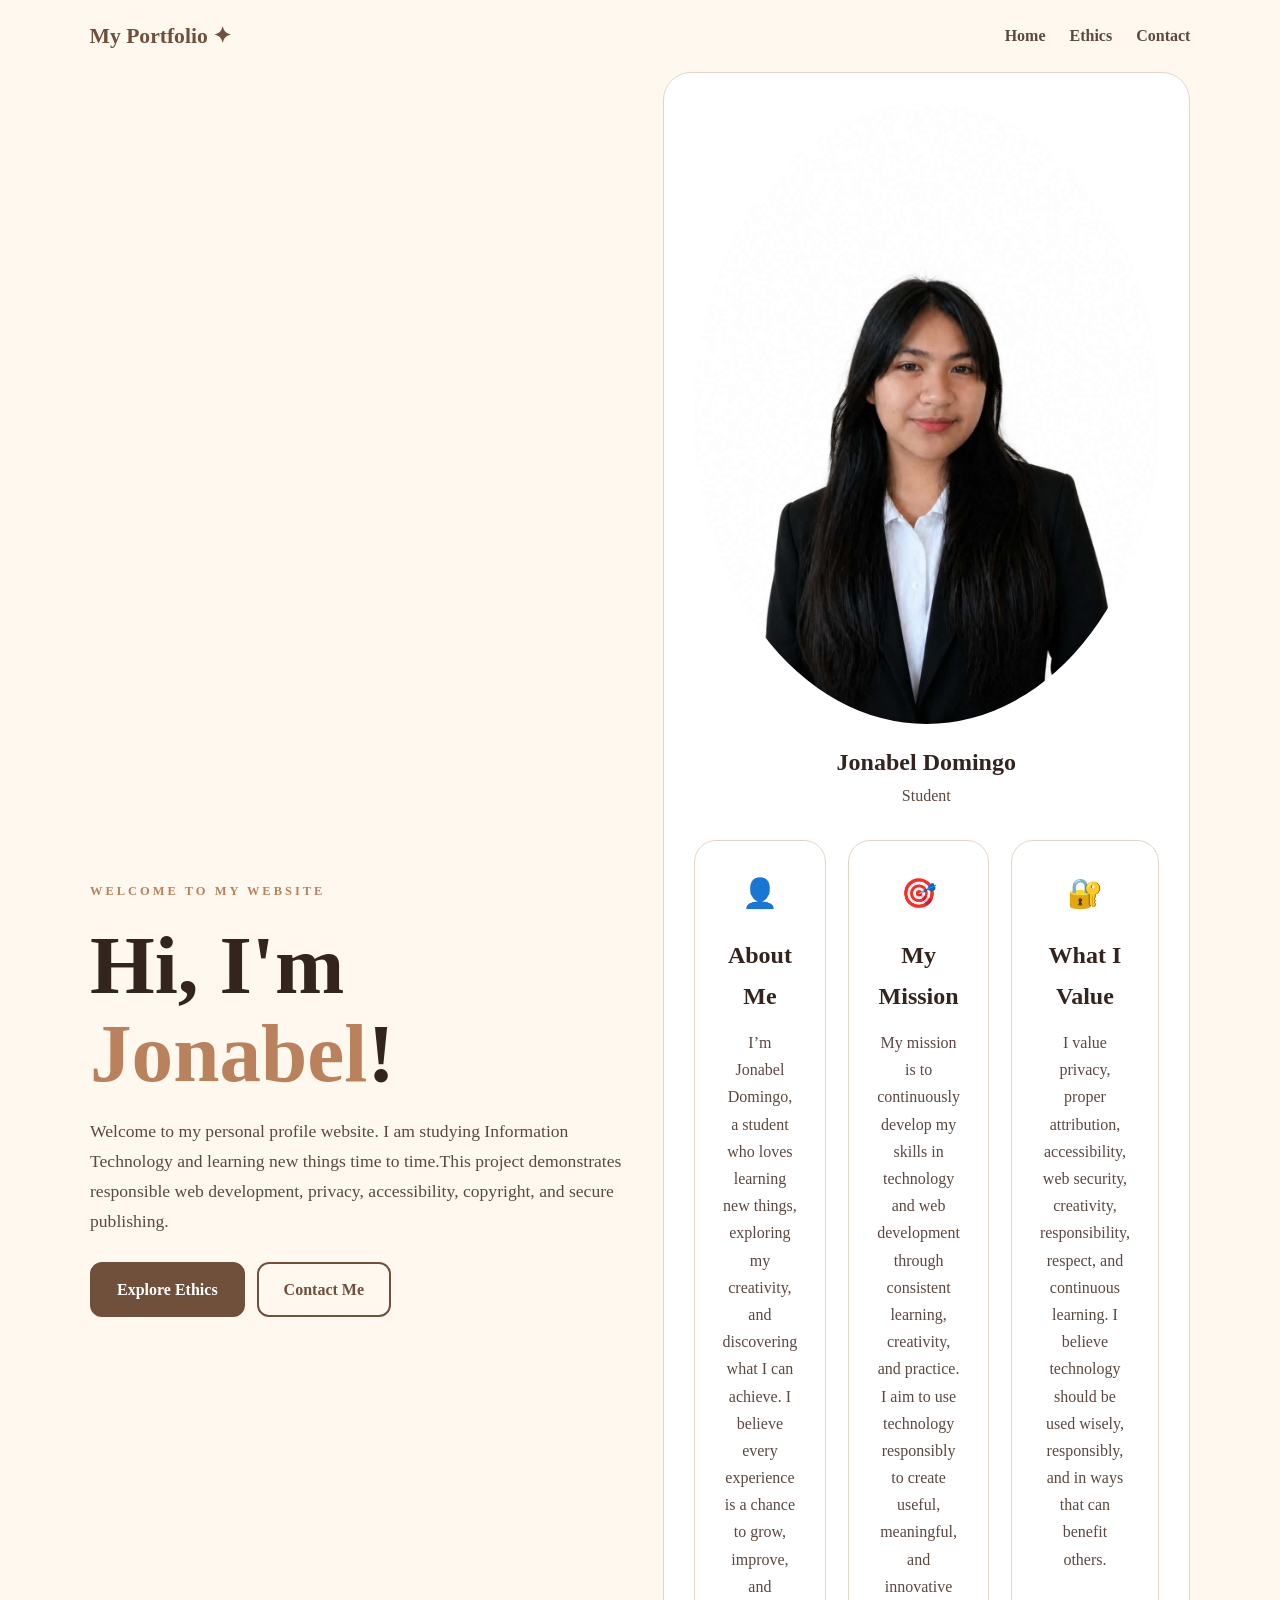
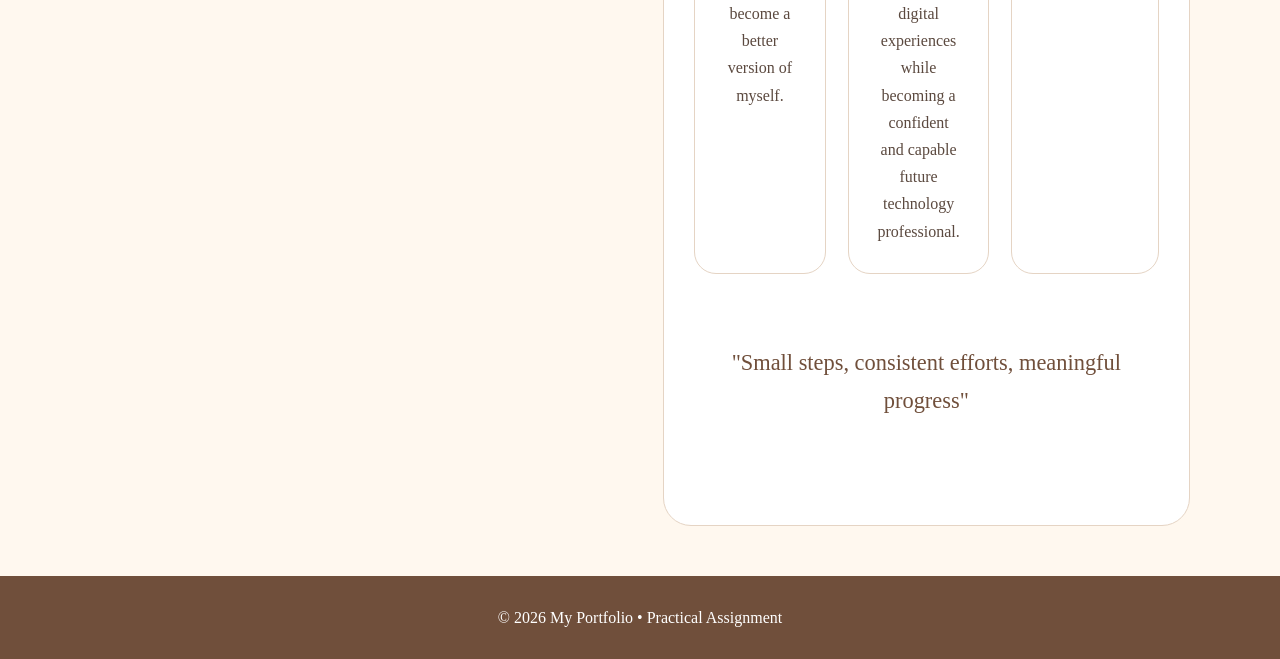
<file: index.html>
<!DOCTYPE html>
<html lang="en">
<head>
<meta charset="UTF-8">
<meta name="viewport" content="width=device-width, initial-scale=1.0">
<meta name="description" content="Personal profile website about digital ethics, privacy, accessibility and security.">
<title>My Digital Profile</title>
<link rel="stylesheet" href="style.css">
</head>
<body>
<header>
<nav class="navbar">
<a class="logo" href="index.html">My Portfolio ✦</a>
<div class="nav-links">
<a class="active" href="index.html">Home</a>
<a href="ethics.html">Ethics</a>
<a href="contact.html">Contact</a>
</div>
</nav>
</header>

<main>
<section class="hero">
<div class="intro">
<p class="eyebrow">WELCOME TO MY WEBSITE</p>
<h1>Hi, I'm <span>Jonabel</span>!</h1>
<p class="lead">Welcome to my personal profile website. I am studying Information Technology and learning new things time to time.This project demonstrates responsible web development, privacy, accessibility, copyright, and secure publishing.</p>
<div class="buttons">
<a class="btn" href="ethics.html">Explore Ethics</a>
<a class="btn secondary" href="contact.html">Contact Me</a>
</div>
</div>

<div class="profile-card" >
            
<img src="profile.jpeg" alt="Profile picture" class="profile-image">
             <h2>Jonabel Domingo</h2>
<p>Student </p>

<section class="cards">
<article class="card"><div class="icon">👤</div><h2>About Me</h2><p> I’m Jonabel Domingo, a student who loves learning new things, exploring my creativity, and discovering what I can achieve. I believe every experience is a chance to grow, improve, and become a better version of myself.</p></article>
<article class="card"><div class="icon">🎯</div><h2>My Mission</h2><p>My mission is to continuously develop my skills in technology and web development through consistent learning, creativity, and practice. I aim to use technology responsibly to create useful, meaningful, and innovative digital experiences while becoming a confident and capable future technology professional.</p></article>
<article class="card"><div class="icon">🔐</div><h2>What I Value</h2><ul>
I value privacy, proper attribution, accessibility, web security, creativity, responsibility, respect, and continuous learning. I believe technology should be used wisely, responsibly, and in ways that can benefit others.</li></li></ul></article>
</section>

<section class="quote"><p>"Small steps, consistent efforts, meaningful progress"</p></section>
</main>

<footer><p>© 2026 My Portfolio • Practical Assignment</p></footer>
<script src="script.js"></script>
</body>
</html>
</file>
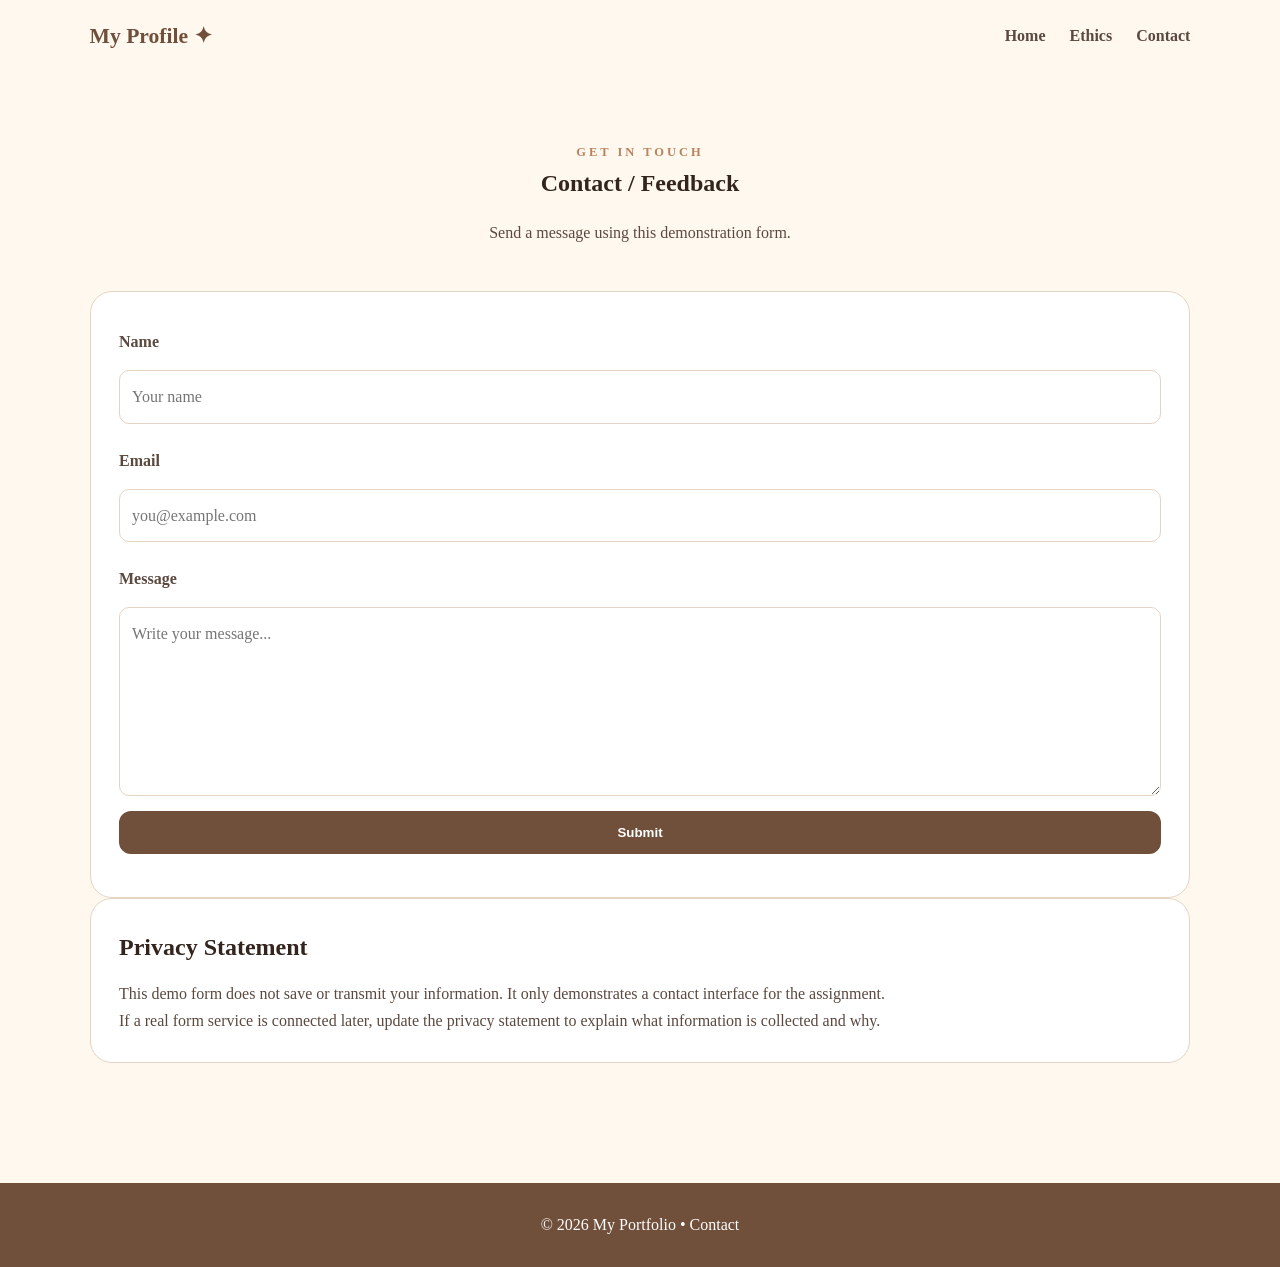
<file: contact.html>
<!DOCTYPE html>
<html lang="en">
<head>
<meta charset="UTF-8">
<meta name="viewport" content="width=device-width, initial-scale=1.0">
<meta name="description" content="Contact and feedback page.">
<title>Contact | My Profile</title>
<link rel="stylesheet" href="style.css">
</head>
<body>
<header><nav class="navbar">
<a class="logo" href="index.html">My Profile ✦</a>
<div class="nav-links"><a href="index.html">Home</a><a href="ethics.html">Ethics</a><a class="active" href="contact.html">Contact</a></div>
</nav></header>

<main class="page">
<section class="page-title"><p class="eyebrow">GET IN TOUCH</p><h1>Contact / Feedback</h1><p>Send a message using this demonstration form.</p></section>

<section class="contact-grid">
<div class="contact-card">
<form id="contactForm">
<label for="name">Name</label><input id="name" type="text" required placeholder="Your name">
<label for="email">Email</label><input id="email" type="email" required placeholder="you@example.com">
<label for="message">Message</label><textarea id="message" rows="6" required placeholder="Write your message..."></textarea>
<button class="btn" type="submit">Submit</button>
<p id="formMessage" class="success" aria-live="polite"></p>
</form>
</div>
<aside class="contact-card"><h2>Privacy Statement</h2><p>This demo form does not save or transmit your information. It only demonstrates a contact interface for the assignment.</p><p>If a real form service is connected later, update the privacy statement to explain what information is collected and why.</p></aside>
</section>
</main>

<footer><p>© 2026 My Portfolio • Contact</p></footer>
<script>
document.getElementById("contactForm").addEventListener("submit",function(e){
e.preventDefault();
const name=document.getElementById("name").value.trim();
document.getElementById("formMessage").textContent="Thank you, "+name+"! Your demo message was received.";
});
</script>
</body>
</html>
</file>
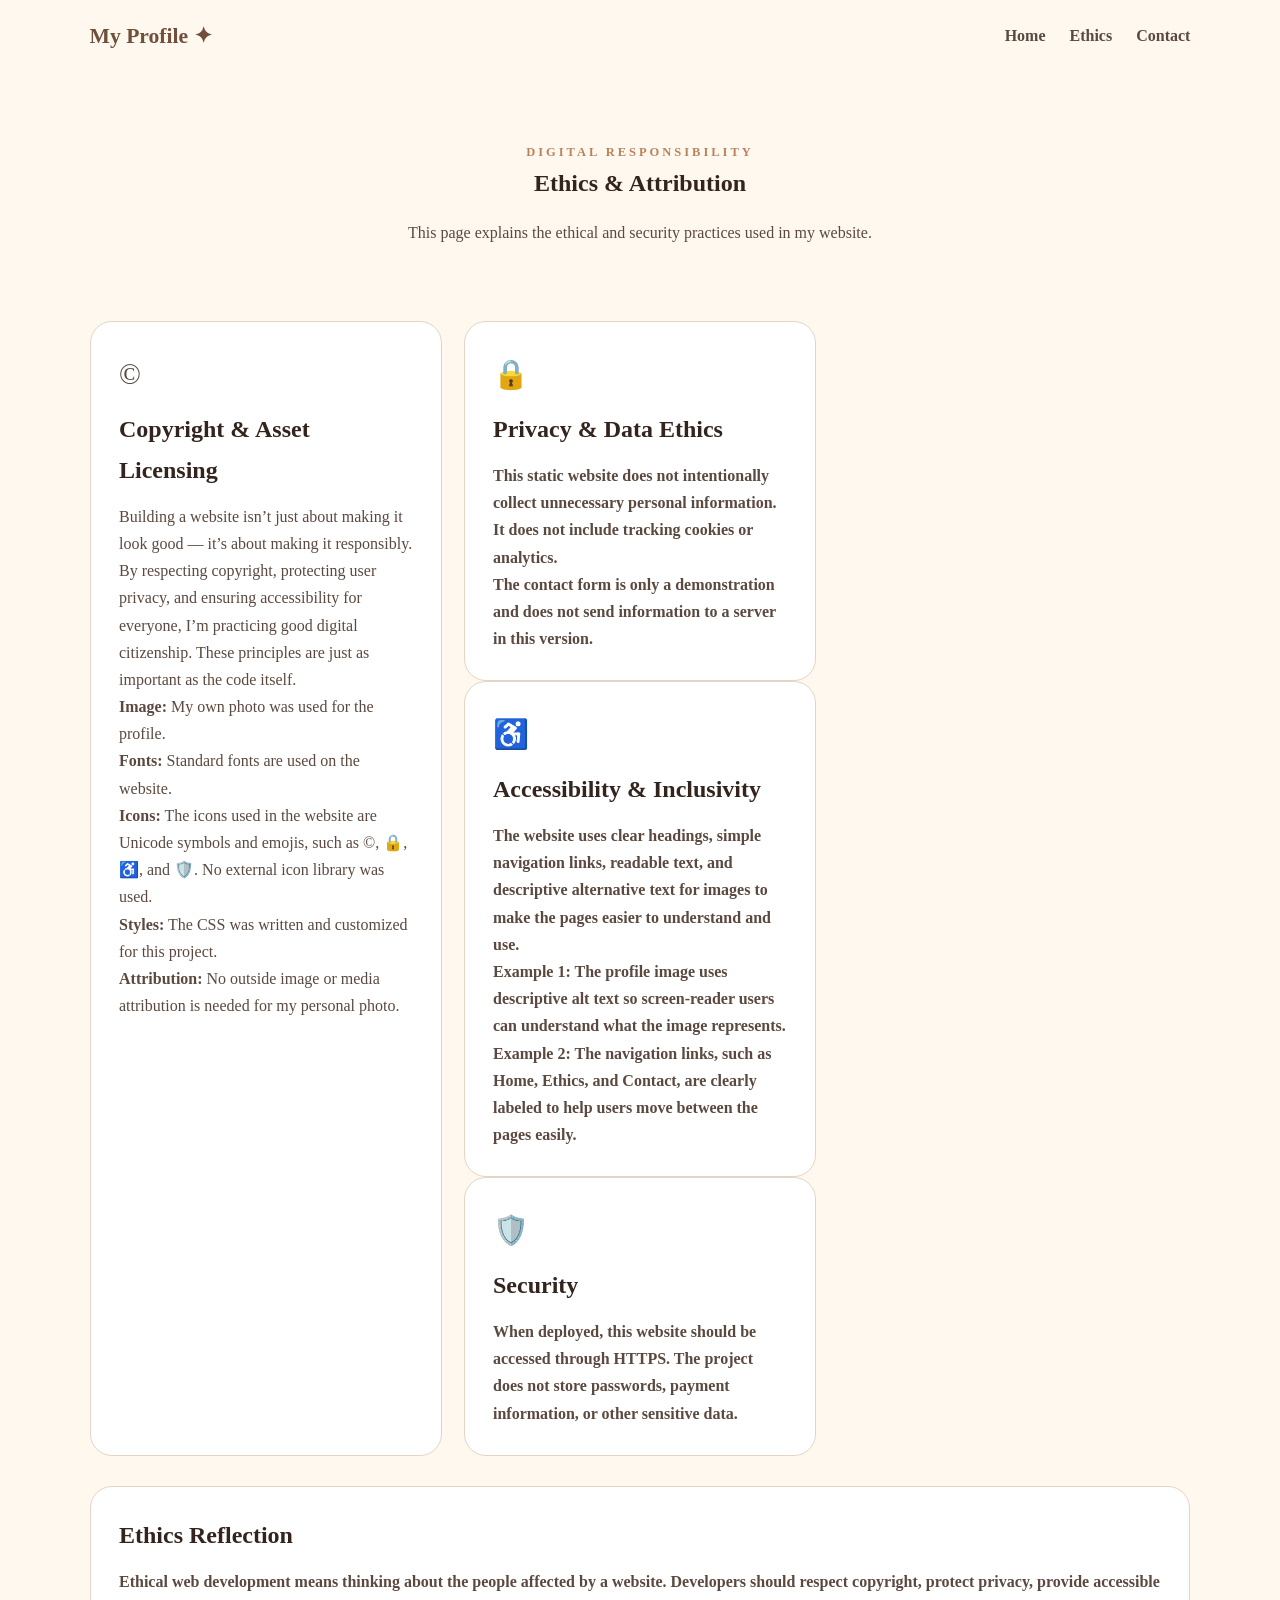
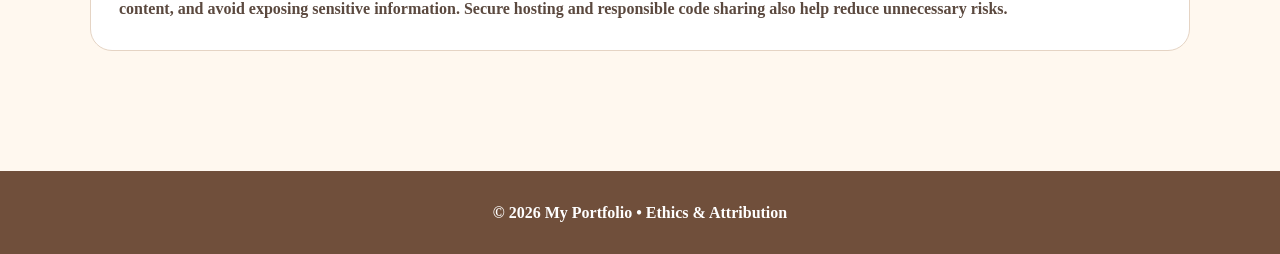
<file: ethics.html>
<!DOCTYPE html>
<html lang="en">
<head>
<meta charset="UTF-8">
<meta name="viewport" content="width=device-width, initial-scale=1.0">
<meta name="description" content="Digital ethics and attribution statement.">
<title>Ethics & Attribution</title>
<link rel="stylesheet" href="style.css">
</head>
<body>
<header><nav class="navbar">
<a class="logo" href="index.html">My Profile ✦</a>
<div class="nav-links"><a href="index.html">Home</a><a class="active" href="ethics.html">Ethics</a><a href="contact.html">Contact</a></div>
</nav></header>

<main class="page">
<section class="page-title">
<p class="eyebrow">DIGITAL RESPONSIBILITY</p>
<h1>Ethics & Attribution</h1>
<p>This page explains the ethical and security practices used in my website.</p>
</section>

<section class="ethics-grid">
<article class="card"><div class="icon">©️</div><h2>Copyright & Asset Licensing</h2><p>Building a website isn’t just about making it look good — it’s about making it responsibly. By respecting copyright, protecting user privacy, and ensuring accessibility for everyone, I’m practicing good digital citizenship. These principles are just as important as the code itself.</p>

    <p><strong>Image:</strong> My own photo was used for the profile.</p>
    <p><strong>Fonts:</strong> Standard fonts are used on the website.</p>
    <p><strong>Icons:</strong> The icons used in the website are Unicode symbols and emojis, such as ©, 🔒, ♿, and 🛡️. No external icon library was used.</p>
    <p><strong>Styles:</strong> The CSS was written and customized for this project.</p>
    <p><strong>Attribution:</strong> No outside image or media attribution is needed for my personal photo.</p><p><strong></p></article>
</article>

<article class="card"><div class="icon">🔒</div><h2>Privacy & Data Ethics</h2><p>This static website does not intentionally collect unnecessary personal information. It does not include tracking cookies or analytics.</p><p>The contact form is only a demonstration and does not send information to a server in this version.</p></article>

<article class="card"><div class="icon">♿</div><h2>Accessibility & Inclusivity</h2><p>The website uses clear headings, simple navigation links, readable text, and descriptive alternative text for images to make the pages easier to understand and use.</p><p><strong>Example 1:</strong> The profile image uses descriptive alt text so screen-reader users can understand what the image represents.</p>
<p><strong>Example 2:</strong> The navigation links, such as Home, Ethics, and Contact, are clearly labeled to help users move between the pages easily.</p>
</article>

<article class="card"><div class="icon">🛡️</div><h2>Security</h2><p>When deployed, this website should be accessed through HTTPS. The project does not store passwords, payment information, or other sensitive data.</p></article>
</section>

<section class="reflection"><h2>Ethics Reflection</h2><p>Ethical web development means thinking about the people affected by a website. Developers should respect copyright, protect privacy, provide accessible content, and avoid exposing sensitive information. Secure hosting and responsible code sharing also help reduce unnecessary risks.</p></section>
</main>

<footer><p>© 2026 My Portfolio • Ethics & Attribution</p></footer>
</body>
</html>
</file>
<file: style.css>
* {
    box-sizing: border-box;
    margin: 0;
    padding: 0;
}

:root {
    --brown: #704f3b;
    --cream: #fff8ef;
    --peach: #f3dfcc;
    --dark: #33251e;
    --text: #5b493f;
    --border: #e5d4c4;
    --accent: #b9825c;
}

body {
    font-family: Georgia, "Times New Roman", serif;
    color: var(--text);
    background: var(--cream);
    line-height: 1.7;
}

/* NAVIGATION */
.navbar {
    min-height: 72px;
    padding: 12px 7%;
    display: flex;
    align-items: center;
    justify-content: space-between;
    background: var(--cream);
}

.logo {
    color: var(--brown);
    font-size: 1.35rem;
    font-weight: 800;
    text-decoration: none;
}

.nav-links {
    display: flex;
    gap: 24px;
}

.nav-links a {
    color: var(--text);
    text-decoration: none;
    font-weight: 700;
}

.nav-links a:hover {
    color: var(--accent);
}

/* MAIN */
main {
    width: min(1100px, 90%);
    margin: auto;
}

/* HERO */
.hero {
    min-height: 650px;
    display: grid;
    grid-template-columns: 1.25fr 0.75fr;
    align-items: center;
    gap: 40px;
}

.eyebrow {
    color: var(--accent);
    letter-spacing: 3px;
    font-size: 0.78rem;
    font-weight: 800;
}

.hero h1 {
    color: var(--dark);
    font-size: clamp(2.8rem, 7vw, 5.2rem);
    line-height: 1.05;
    margin: 20px 0;
}

.hero h1 span {
    color: var(--accent);
}

.lead {
    font-size: 1.1rem;
    max-width: 650px;
}

.buttons {
    display: flex;
    gap: 12px;
    flex-wrap: wrap;
    margin-top: 25px;
}

.btn {
    display: inline-block;
    border: 2px solid var(--brown);
    background: var(--brown);
    color: white;
    padding: 12px 25px;
    border-radius: 12px;
    text-decoration: none;
    font-weight: 700;
}

.btn:hover {
    opacity: 0.9;
}

.btn.secondary {
    background: transparent;
    color: var(--brown);
}

/* PROFILE CARD */
.profile-card {
    background: #fff;
    border: 1px solid var(--border);
    padding: 30px;
    text-align: center;
    border-radius: 28px;
}

/* PROFILE PHOTO */
.photo-wrap {
    width: 250px;
    height: 250px;
    margin: 0 auto 20px;
    padding: 8px;
    border: 3px solid var(--brown);
    border-radius: 50%;
    overflow: hidden;
    box-sizing: border-box;
}

.profile-image {
    width: 100%;
    height: 100%;
    object-fit: cover;
    border-radius: 50%;
    display: block;
}

.profile-card h2 {
    color: var(--dark);
    margin-top: 18px;
}

/* CARDS */
.cards,
.ethics-grid {
    display: grid;
    grid-template-columns: repeat(3, 1fr);
    gap: 22px;
    padding: 30px 0;
}

.card,
.contact-card,
.reflection {
    background: #fff;
    border: 1px solid var(--border);
    border-radius: 22px;
    padding: 28px;
}

.icon {
    font-size: 1.8rem;
    margin-bottom: 10px;
}

.card h2,
.reflection h2,
.contact-card h2 {
    color: var(--dark);
    margin-bottom: 12px;
}

/* QUOTE */
.quote {
    text-align: center;
    padding: 40px 20px 75px;
    font-size: 1.4rem;
    color: var(--brown);
}

/* OTHER PAGES */
.page {
    padding: 70px 0;
}

.page-title {
    max-width: 750px;
    margin: 0 auto 45px;
    text-align: center;
}

.page-title h1 {
    color: var(--dark);
    margin-bottom: 15px;
}

/* FORM */
form {
    display: grid;
    gap: 15px;
}

label {
    font-weight: 700;
    margin-top: 8px;
}

input,
textarea {
    width: 100%;
    padding: 12px;
    border: 1px solid var(--border);
    border-radius: 10px;
    font: inherit;
}

textarea {
    min-height: 150px;
    resize: vertical;
}

/* FOOTER */
footer {
    padding: 28px;
    text-align: center;
    background: var(--brown);
    color: white;
    margin-top: 50px;
}

/* MOBILE */
@media (max-width: 800px) {
    .navbar {
        flex-direction: column;
        gap: 12px;
    }

    .nav-links {
        gap: 15px;
        flex-wrap: wrap;
        justify-content: center;
    }

    .hero {
        min-height: auto;
        grid-template-columns: 1fr;
        padding: 60px 0;
    }

    .hero h1 {
        font-size: 3rem;
    }

    .cards,
    .ethics-grid {
        grid-template-columns: 1fr;
    }

    .profile-card {
        padding: 25px 15px;
    }

    .photo-wrap {
        width: 220px;
        height: 220px;
    }
}

@media (max-width: 450px) {
    main {
        width: 92%;
    }

    .hero h1 {
        font-size: 2.5rem;
    }

    .lead {
        font-size: 1rem;
    }

    .photo-wrap {
        width: 190px;
        height: 190px;
    }

    .buttons {
        flex-direction: column;
    }

    .btn {
        text-align: center;
    }
}
</file>
